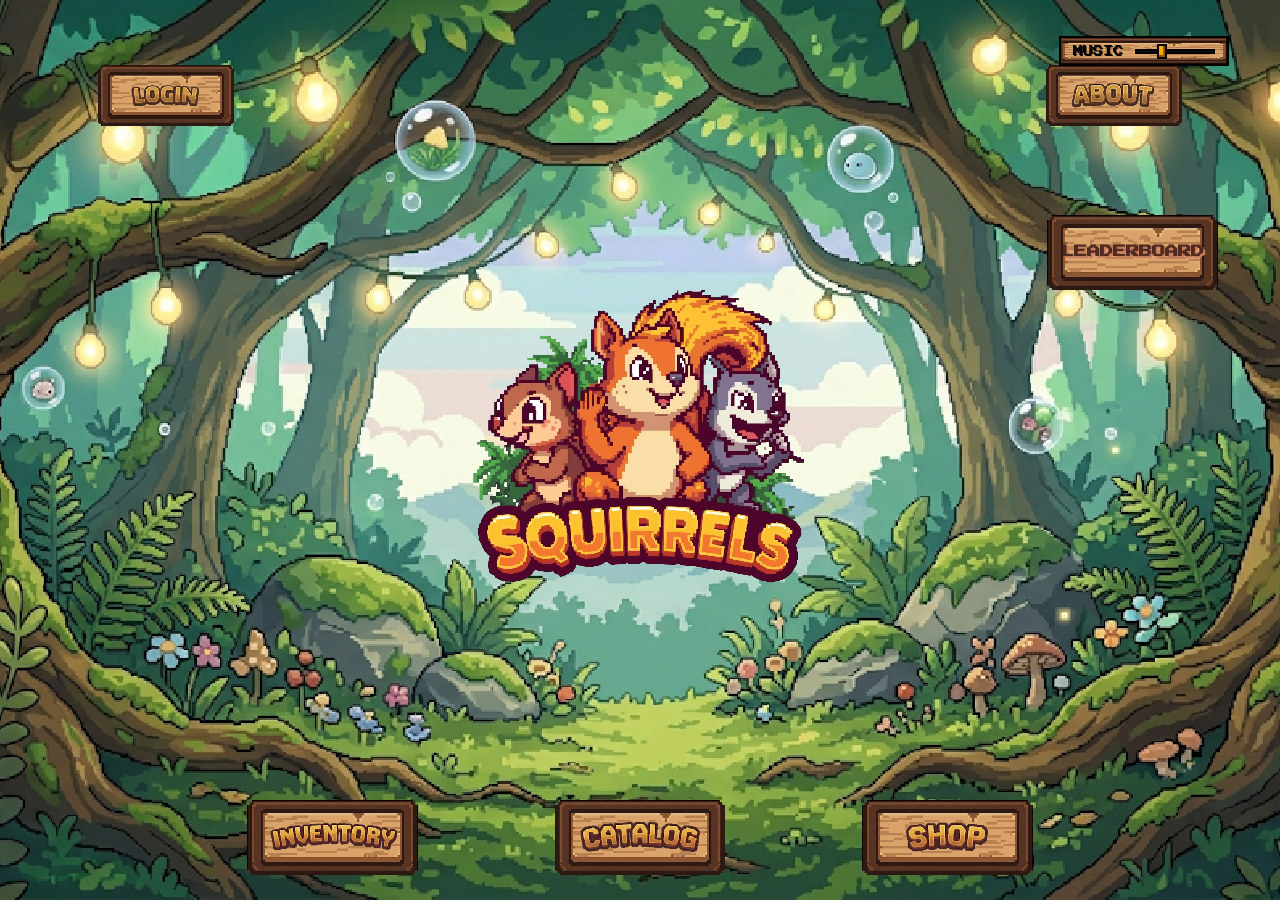
<file: Frontend/index.html>
<!DOCTYPE html>
<html lang="cs">
<head>
    <meta charset="UTF-8">
    <meta name="viewport" content="width=device-width, initial-scale=1.0">
    <title>Squirrels Game</title>
    <link rel="preconnect" href="https://fonts.googleapis.com">
    <link rel="preconnect" href="https://fonts.gstatic.com" crossorigin>
    <link href="https://fonts.googleapis.com/css2?family=Press+Start+2P&display=swap" rel="stylesheet">
    <link rel="stylesheet" href="styles/styles.css">
    <link rel="icon" type="image/png" href="images/nutty.png">
</head>
<body>
    <audio id="bgMusic" src="sounds/perfectly loop.wav" loop></audio>

    <header class="navbar">
        <a href="html/login.html" class="nav-btn" id="loginBtn">
            <img src="images/logintext.png" alt="Login">
        </a>
        <a href="html/index.html" class="nav-btn" id="logoutBtn">
            <img src="images/logouttext.png" alt="Logout">
        </a>
        <a href="html/about.html" class="nav-btn">
            <img src="images/abouttext.png" alt="About">
        </a>
    </header>

    <div class="volume-container">
        <span class="volume-icon">MUSIC</span>
        <input type="range" id="volumeSlider" class="volume-slider" min="0" max="1" step="0.05" value="0.3">
    </div>

    <main class="main-content">
        <div class="main-logo">
            <img src="images/logo.png" alt="Squirrels Logo">
        </div>
        <button id="open-leaderboard-btn" class="lea-btn">LEADERBOARD</button>

        <div id="leaderboard-overlay" class="leaderboard-overlay">
            <div class="leaderboard-content">
                <button id="close-leaderboard-btn" class="close-btn">X</button>
                <h2 class="leaderboard-title">TOP COLLECTORS</h2>
                
                <div class="leaderboard-table-container">
                    <table class="leaderboard-table">
                        <thead>
                            <tr>
                                <th>RANK</th>
                                <th>PLAYER</th>
                                <th>LEGENDARY</th>
                            </tr>
                        </thead>
                        <tbody id="leaderboard-data">
                            
                        </tbody>
                    </table>
                </div>
            </div>
        </div>
    </main>

    <footer class="footer">
    <a href="html/invertory.html" class="foot-btn">
        <img src="images/invtext.png" alt="Inventory">
    </a>
    <a href="html/catalog.html" class="foot-btn">
        <img src="images/catalogtext.png" alt="Catalog">
    </a>
    <a href="html/shop.html" class="foot-btn">
        <img src="images/shoptext.png" alt="Shop">
    </a>
    
</footer>

<script src="js/auth.js"></script> 
<script src="js/index.js"></script>
</body>
</html>
</file>
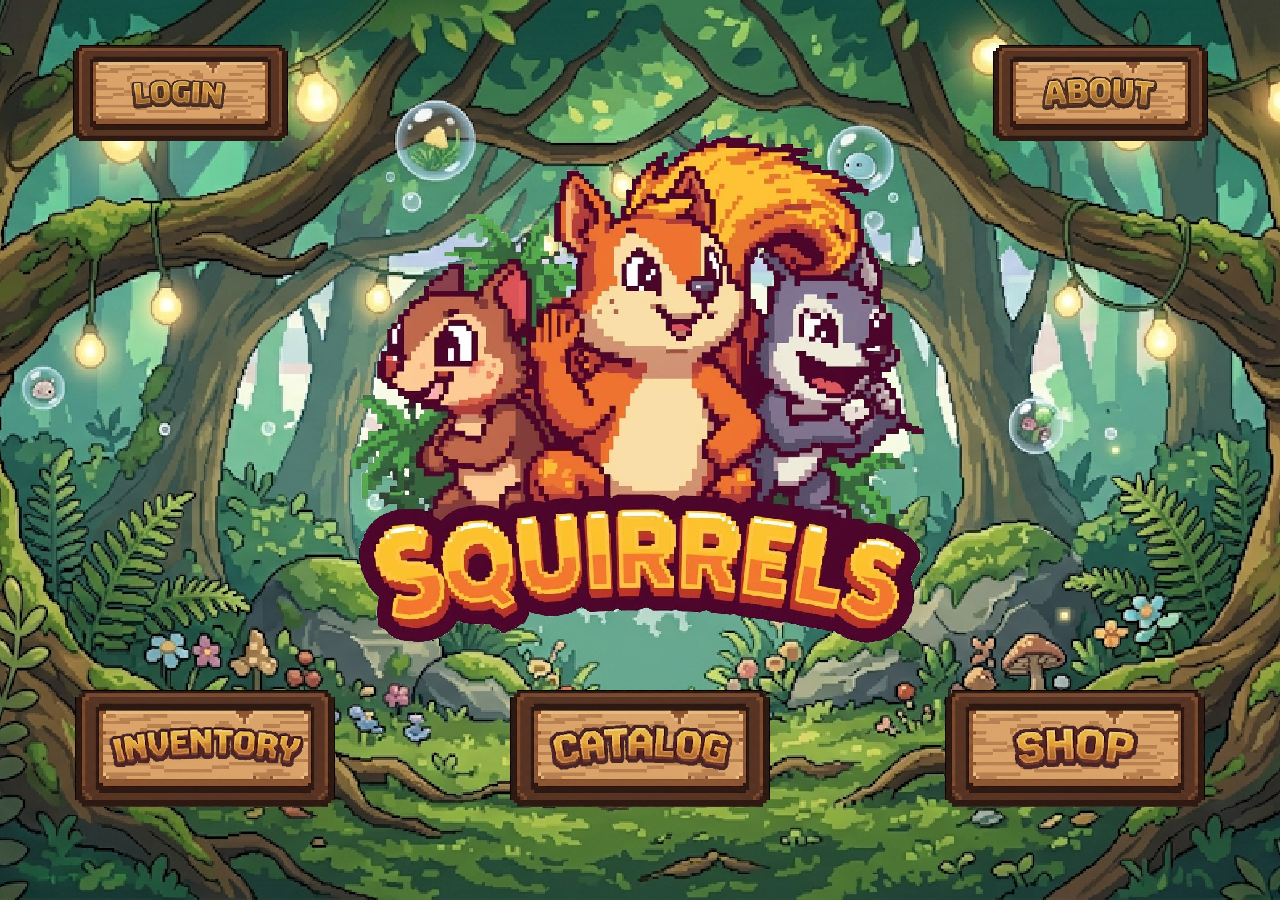
<file: Frontend/frontend/html/index.html>
<!DOCTYPE html>
<html lang="cs">
<head>
    <meta charset="UTF-8">
    <meta name="viewport" content="width=device-width, initial-scale=1.0">
    <title>Squirrels Game</title>
    <link rel="preconnect" href="https://fonts.googleapis.com">
    <link rel="preconnect" href="https://fonts.gstatic.com" crossorigin>
    <link href="https://fonts.googleapis.com/css2?family=Press+Start+2P&display=swap" rel="stylesheet">
    
    <link rel="stylesheet" href="./../styles/styles.css">
</head>
<body>

    <header class="navbar">
        <a href=# class="nav-btn">
            <img src="./../images/logintext.png" alt="Login">
        </a>
        <a href="./../html/about.html" class="nav-btn">
            <img src="./../images/abouttext.png" alt="About">
        </a>
    </header>

    <main class="main-content">
        <div class="main-logo">
            <img src="./../images/logo.png" alt="Squirrels Logo">
        </div>
    </main>

    <footer class="footer">
    <a href="./../html/invertory.html" class="foot-btn">
        <img src="./../images/invtext.png" alt="Inventory">
    </a>
    <a href="./../html/catalog.html" class="foot-btn">
        <img src="./../images/catalogtext.png" alt="Catalog">
    </a>
    <a href="./../html/shop.html" class="foot-btn">
        <img src="./../images/shoptext.png" alt="Shop">
    </a>
</footer>

</body>
</html>
</file>
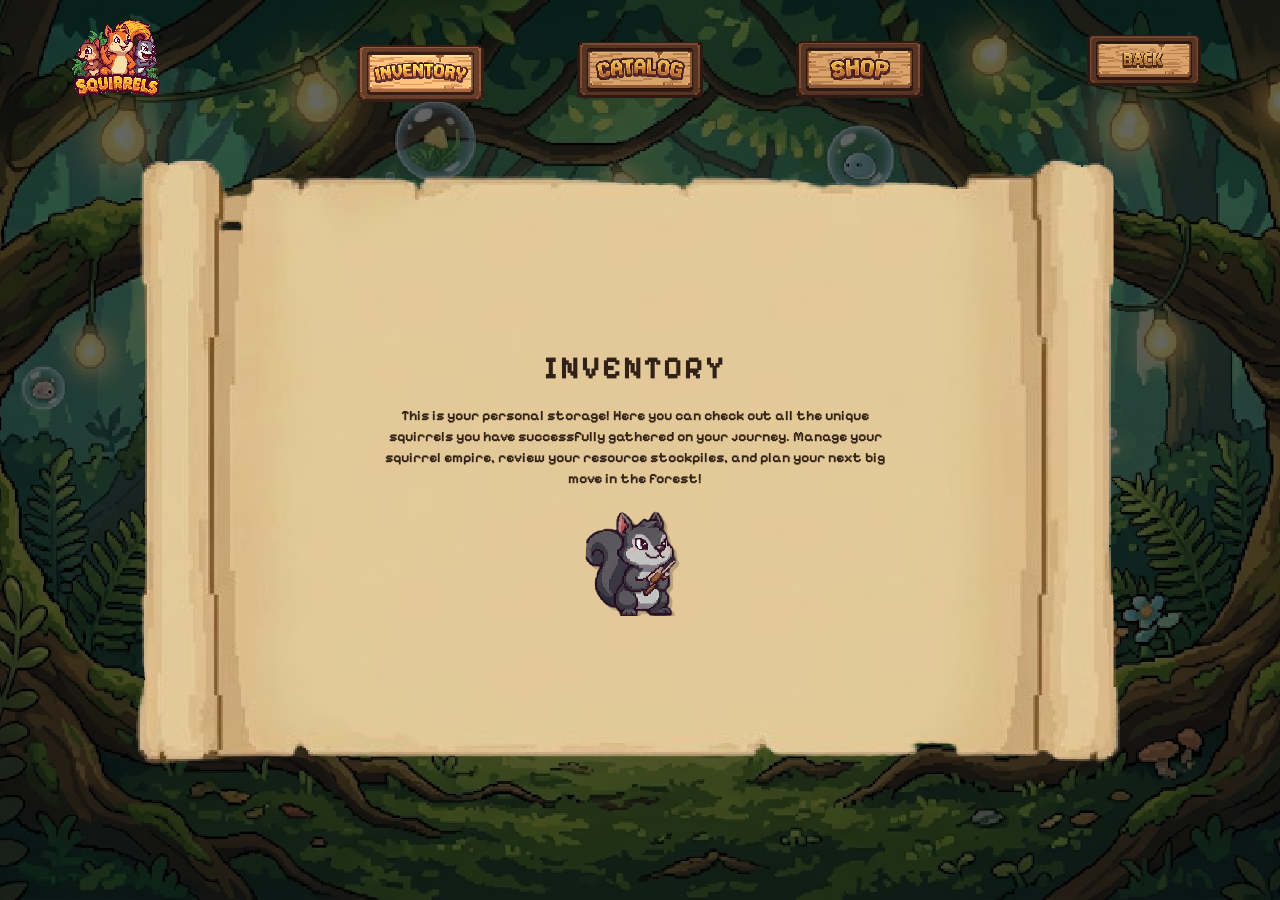
<file: Frontend/html/about.html>
<!DOCTYPE html>
<html lang="cs">
<head>
    <meta charset="UTF-8">
    <meta name="viewport" content="width=device-width, initial-scale=1.0">
    <title>Squirrels Game - About</title>
    <link rel="preconnect" href="https://fonts.googleapis.com">
    <link rel="preconnect" href="https://fonts.gstatic.com" crossorigin>
    <link href="https://fonts.googleapis.com/css2?family=Pixelify+Sans:wght@400..700&display=swap" rel="stylesheet">
    <link rel="icon" type="image/png" href="../images/gamer.png">
    <link rel="stylesheet" href="../styles/login.css">
    <link rel="stylesheet" href="../styles/about.css">
</head>
<body>
    <audio id="bgMusic" src="../sounds/perfectly loop.wav" loop></audio>

    <header class="about-header">
        <a href="../index.html" class="mini-logo">
            <img src="../images/logo.png" alt="Squirrels Mini Logo">
        </a>
        <a href="../index.html" class="nav-btn">
            <img src="../images/backtext.png" alt="Back">
        </a>
    </header>

    <main class="about-container about-main">
        <div class="about-tabs">
            <button class="tab-btn active" data-section="inventory">
                <img src="../images/invtext.png" alt="Inventory">
            </button>
            <button class="tab-btn" data-section="catalog">
                <img src="../images/catalogtext.png" alt="Catalog">
            </button>
            <button class="tab-btn" data-section="shop">
                <img src="../images/shoptext.png" alt="Shop">
            </button>
        </div>
        <div class="about-board">
            <div class="pixel-decor bubbles-left"><img src="../images/blizzard.png" alt="Veverka vlevo"></div>
            <div class="pixel-decor bubbles-right"></div>
            <div class="pixel-decor acorn-left"></div>
            <div class="pixel-decor acorn-right"><img src="../images/chef.png" alt="Veverka vpravo"></div>
            <div class="scroll-paper">
                <div class="about-text-container" id="aboutContent">
                    <h2>INVENTORY</h2>
                    <p>This is your personal storage! Here you can check out all the unique squirrels you have successfully gathered on your journey. Manage your squirrel empire, review your resource stockpiles, and plan your next big move in the forest!</p>
                    <img id="aboutSectionImage" src="../images/rogue.png" alt="Section Icon">
                    </div>
                </div>
            </div>  
        </div>
    </main>

    <script src="../js/about.js"></script>
</body>
</html>
</file>
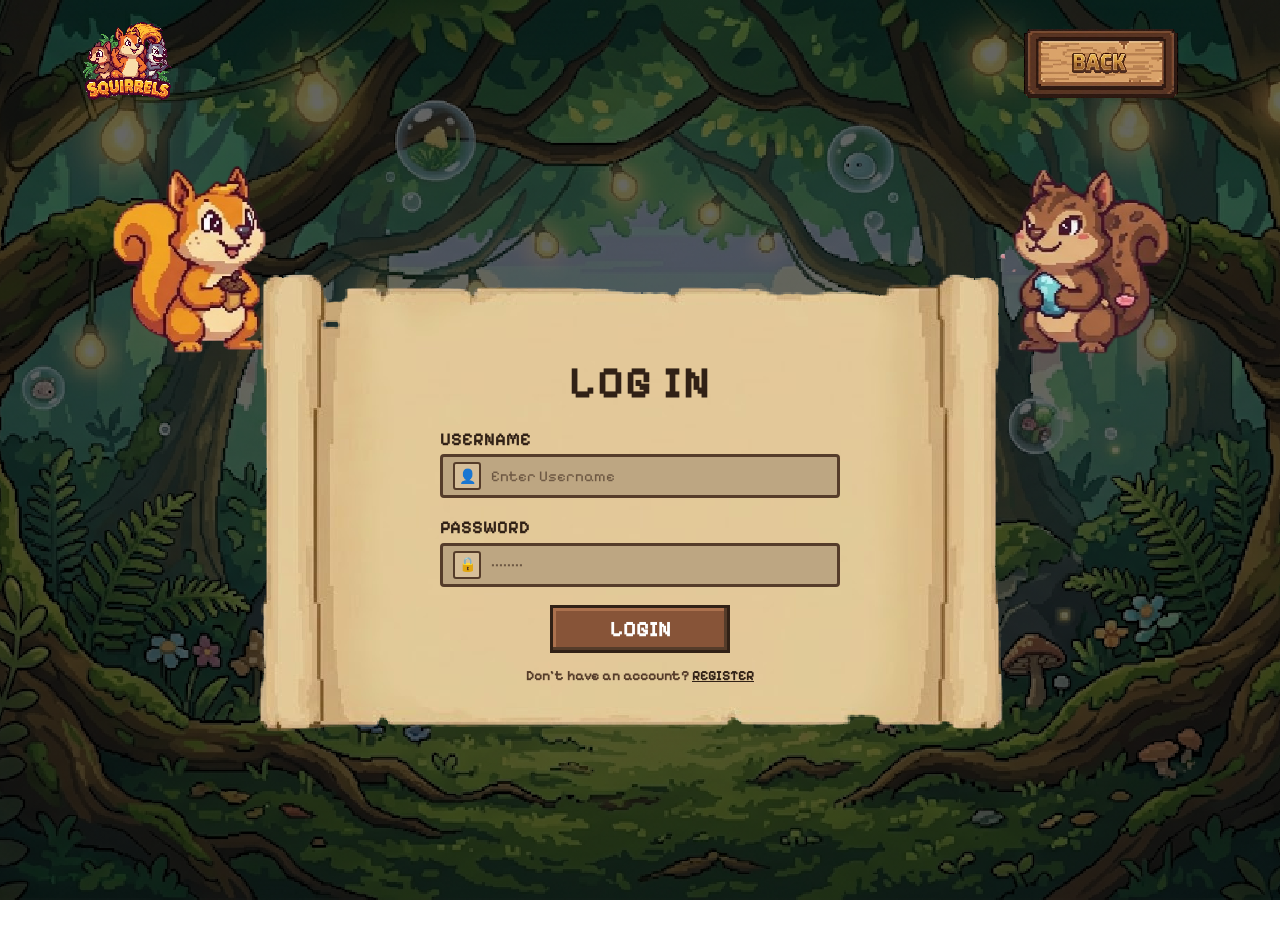
<file: Frontend/html/login.html>
<!DOCTYPE html>
<html lang="cs">
<head>
    <meta charset="UTF-8">
    <meta name="viewport" content="width=device-width, initial-scale=1.0">
    <title>Squirrels Game - Login</title>
    <link rel="preconnect" href="https://fonts.googleapis.com">
    <link rel="preconnect" href="https://fonts.gstatic.com" crossorigin>
    <link href="https://fonts.googleapis.com/css2?family=Pixelify+Sans:wght@400..700&display=swap" rel="stylesheet">
    <link rel="icon" type="image/png" href="../images/gamer.png">
    <link rel="stylesheet" href="../styles/login.css">
</head>
<body>
    <audio id="bgMusic" src="../sounds/perfectly loop.wav" loop></audio>

    <header class="login-header">
        <a href="../index.html" class="mini-logo">
            <img src="../images/logo.png" alt="Squirrels Mini Logo">
        </a>
        <a href="../index.html" class="nav-btn">
            <img src="../images/backtext.png" alt="Back">
        </a>
    </header>

    <main class="login-container">
        <div class="login-board">
            <div class="pixel-decor bubbles-left" ><img src="../images/nutty.png" alt="Squirrels Mini Logo"></div>
            <div class="pixel-decor bubbles-right"></div>
            <div class="pixel-decor acorn-left"></div>
            <div class="pixel-decor acorn-right"><img src="../images/gamer.png" alt="Squirrels Mini Logo"></div>
            <div class="scroll-paper">
                <h1 class="login-title">LOG IN</h1>
                <form class="login-form" id="loginForm">
                    <div class="input-group">
                        <label for="username">USERNAME</label>
                        <div class="input-field">
                            <div class="input-icon icon-user">👤</div>
                            <input type="text" id="username" placeholder="Enter Username" required>
                        </div>
                    </div>
                    <div class="input-group">
                        <label for="password">PASSWORD</label>
                        <div class="input-field">
                            <div class="input-icon icon-password">🔒</div>
                            <input type="password" id="password" placeholder="••••••••" required>
                        </div>
                    </div>

                    <button type="submit" class="login-submit-btn" id="loginButton">LOGIN</button>
                    <p id="message"></p>
                </form>
                <div class="login-footer-links">
                    <a href="../html/register.html" class="signup-link">Don't have an account? <span>REGISTER</span></a>
                </div>
            </div>
        </div>
        <div id="custom-alert" class="alert-hidden">
            <div class="alert-content">
                <p id="alert-message"></p>
            </div>
        </div>
    </main>

    <script src="../js/auth.js"></script>
    <script src="../js/login.js"></script>
</body>
</html>
</file>
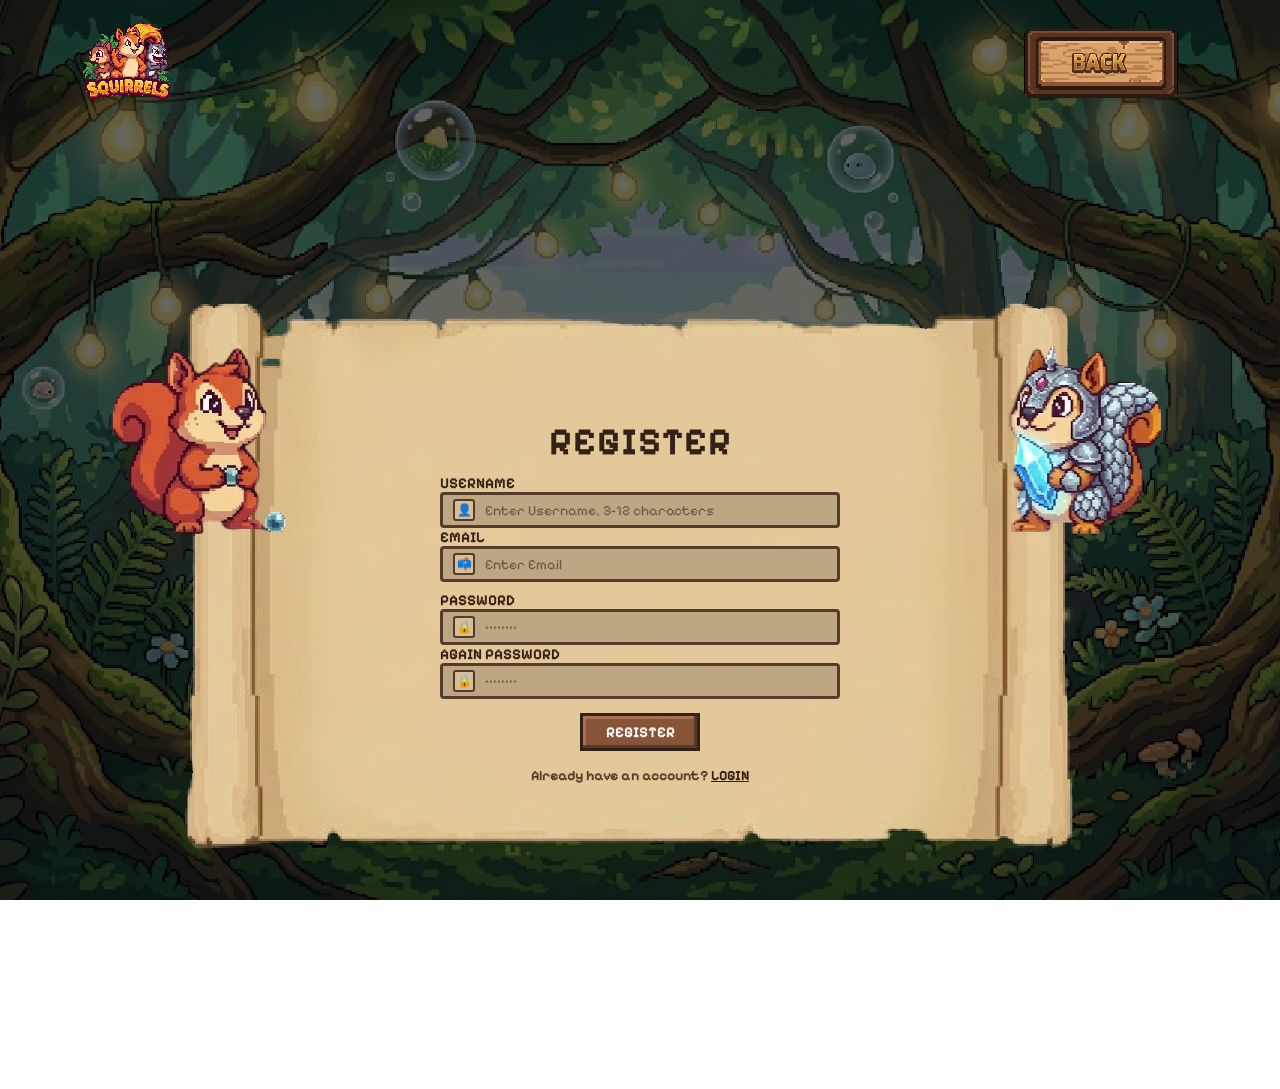
<file: Frontend/html/register.html>
<!DOCTYPE html>
<html lang="cs">
<head>
    <meta charset="UTF-8">
    <meta name="viewport" content="width=device-width, initial-scale=1.0">
    <title>Squirrels Game - Register</title>
    <link rel="preconnect" href="https://fonts.googleapis.com">
    <link rel="preconnect" href="https://fonts.gstatic.com" crossorigin>
    <link href="https://fonts.googleapis.com/css2?family=Pixelify+Sans:wght@400..700&display=swap" rel="stylesheet">
    <link rel="icon" type="image/png" href="./../images/rogue.png">
    <link rel="stylesheet" href="./../styles/register.css">
</head>
<body>
    <audio id="bgMusic" src="../sounds/perfectly loop.wav" loop></audio>

    <header class="register-header">
        <a href="../index.html" class="mini-logo">
            <img src="../images/logo.png" alt="Squirrels Mini Logo">
        </a>
        <a href="../index.html" class="nav-btn">
            <img src="../images/backtext.png" alt="Back">
        </a>
    </header>

    <main class="register-container">
        <div class="register-board">
            <div class="pixel-decor bubbles-left" ><img src="../images/bubbles.png" alt="Squirrels Mini Logo"></div>
            <div class="pixel-decor bubbles-right"></div>
            <div class="pixel-decor acorn-left"></div>
            <div class="pixel-decor acorn-right"><img src="../images/knight.png" alt="Squirrels Mini Logo"></div>
            <div class="scroll-paper">
                <h1 class="register-title">REGISTER</h1>
                <form class="register-form" id="registerForm">
                    <div class="input-group">
                        <label for="username">USERNAME</label>
                        <div class="input-field">
                            <div class="input-icon icon-user">👤</div>
                            <input type="text" id="username" placeholder="Enter Username, 3-12 characters" required>
                        </div>
                        <label for="email">EMAIL</label>
                        <div class="input-field">
                            <div class="input-icon icon-email">📫</div>
                            <input type="email" id="email" placeholder="Enter Email" required>
                        </div>
                    </div>
                    <div class="input-group">
                        <label for="password">PASSWORD</label>
                        <div class="input-field">
                            <div class="input-icon icon-password">🔒</div>
                            <input type="password" id="password" placeholder="••••••••" required>
                        </div>
                        <label for="password">AGAIN PASSWORD</label>
                        <div class="input-field">
                            <div class="input-icon icon-password">🔒</div>
                            <input type="password" id="password-again" placeholder="••••••••" required>
                        </div>
                    </div>
                    <button type="submit" class="register-submit-btn" id="RegisterButton">REGISTER</button>
                    <p id="message"></p>
                </form>
                <div class="register-footer-links">
                    <a href="./../html/login.html" class="signup-link">Already have an account? <span>LOGIN</span></a>
                </div>
            </div>
        </div>
    </main>
    <div id="custom-alert" class="alert-hidden">
        <div class="alert-content">
            <p id="alert-message"></p>
        </div>
    </div>

    <script src="../js/auth.js"></script>
    <script src="../js/register.js"></script>
</body>
</html>
</file>
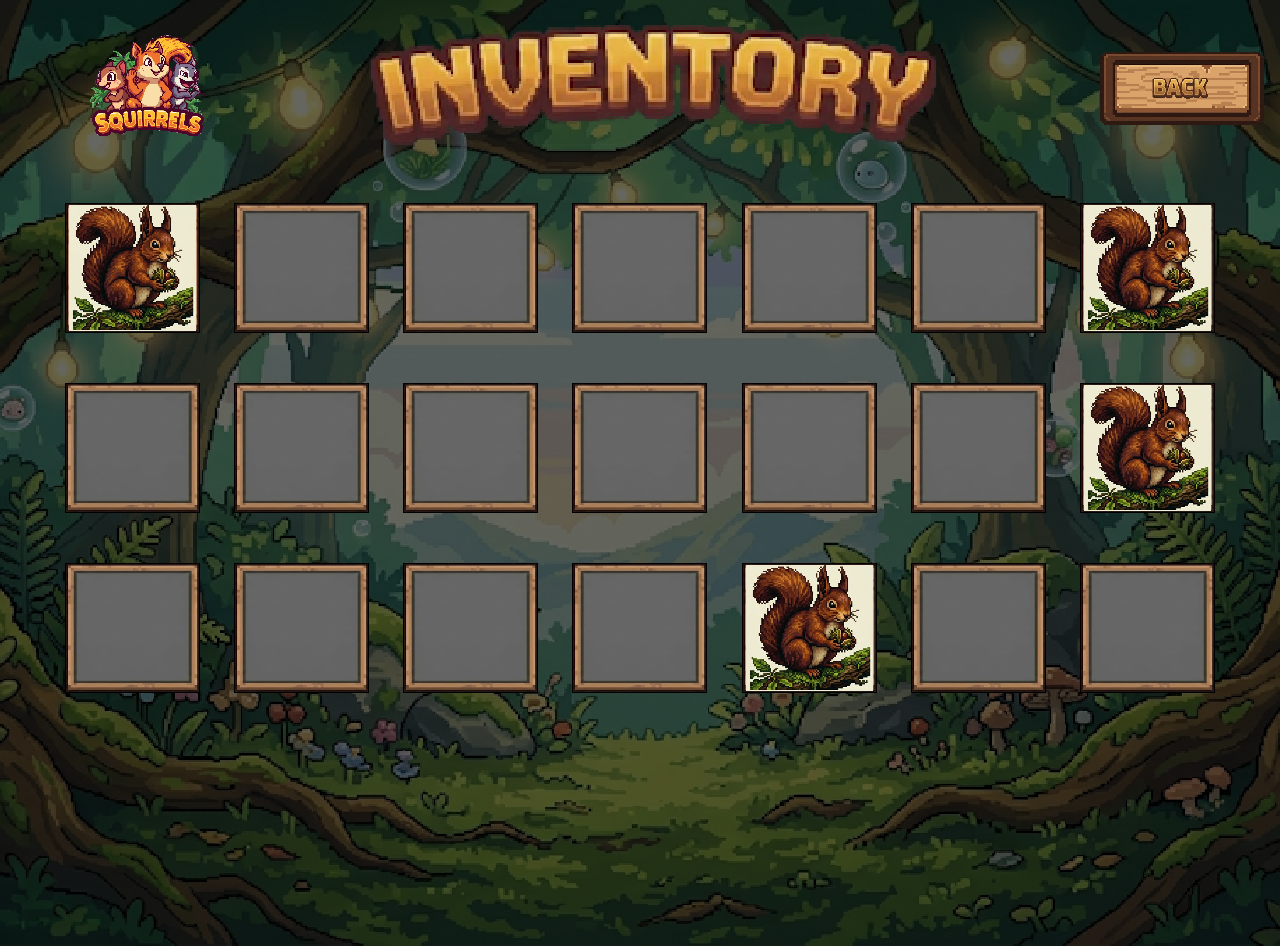
<file: Frontend/frontend/html/invertory.html>
<!DOCTYPE html>
<html lang="cs">
<head>
    <meta charset="UTF-8">
    <meta name="viewport" content="width=device-width, initial-scale=1.0">
    <title>Squirrels Game - Inventory</title>
    <link rel="stylesheet" href="./../styles/invertory.css">
</head>
<body>

    <header class="inventory-header">
        <a href="./../html/index.html" class="mini-logo">
            <img src="./../images/logo.png" alt="Squirrels Mini Logo">
        </a>

        <div class="page-title">
            <img src="./../images/invtext.png" alt="Inventory">
        </div>

        <a href="./../html/index.html" class="nav-btn">
            <img src="./../images/backtext.png" alt="Back">
        </a>
    </header>

    <main class="inventory-container">
        <div class="inventory-grid">
            <div class="item-slot"><img src="./../images/veverka.png" alt="Veverka"></div>
            <div class="item-slot"></div>
            <div class="item-slot"></div>
            <div class="item-slot"></div>
            <div class="item-slot"></div>
            <div class="item-slot"></div>

            <div class="item-slot"><img src="./../images/veverka.png" alt="Veverka"></div>
            <div class="item-slot"></div>
            <div class="item-slot"></div>
            <div class="item-slot"></div>
            <div class="item-slot"></div>
            <div class="item-slot"></div>

            <div class="item-slot"></div>
            <div class="item-slot"><img src="./../images/veverka.png" alt="Veverka"></div>
            <div class="item-slot"></div>
            <div class="item-slot"></div>
            <div class="item-slot"></div>
            <div class="item-slot"></div>

            <div class="item-slot"><img src="./../images/veverka.png" alt="Veverka"></div>
            <div class="item-slot"></div>
            <div class="item-slot"></div>


        </div>
    </main>

</body>
</html>
</file>
<file: Frontend/styles/styles.css>
* {
    margin: 0;
    padding: 0;
    box-sizing: border-box;
}

html, body {
    width: 100%;
    height: 100%;
    overflow: hidden; 
    user-select: none;
    font-family: 'Press Start 2P', monospace;
}

html, body, img {
    image-rendering: pixelated !important;
    image-rendering: crisp-edges !important;
}

body img {
    image-rendering: pixelated;
    image-rendering: crisp-edges;
}

body {
    display: flex;
    flex-direction: column;
    justify-content: space-between;
    height: 100vh;
    width: 100vw;
    background: url('../images/background.png') no-repeat center center/cover;
    padding: 4vh 4vw;
    position: relative;
}

.navbar {
    width: 100%;
    display: flex;
    justify-content: space-between; 
    z-index: 10;
}

.navbar .nav-btn:last-child {
    margin-left: auto;
}

.nav-btn, .foot-btn {
    display: flex;
    justify-content: center;
    align-items: center;
    text-decoration: none;
    color: #63372C;
    text-shadow: 2px 2px 0px #C97D60; 
    font-weight: bold;
    text-align: center;
    transition: transform 0.15s ease;
    image-rendering: pixelated; 
    margin: 0;
}

.nav-btn {
    height: auto;
    width: 18vw;
    margin-bottom: -5vh;
    min-width: 160px;
    aspect-ratio: 360 / 185;
    background: url('../images/button.png') no-repeat center center/contain;
    font-size: 1.2vw;
}

.nav-btn img {
    width: 45%; 
    height: auto;
    object-fit: contain; 
    display: block;
}

.main-content {
    flex: 1;
    display: flex;
    justify-content: center;
    align-items: center;
}

.main-logo {
    height: auto;
    width: 42vw;
    min-width: 280px;
    display: flex;
    justify-content: center;
    align-items: center;
}

.main-logo img {
    width: 45vw;
    height: auto;
    display: block;
}

.footer {
    width: 100%;
    margin-bottom: -5vh;
    display: flex;
    justify-content: center; 
    gap: 3vw;
    z-index: 10;
}

.foot-btn {
    height: auto;
    width: 21vw;
    min-width: 180px;
    aspect-ratio: 420 / 225;
    background: url('../images/button.png') no-repeat center center / 100% 100%;
}

.foot-btn img {
    width: 50%; 
    height: auto;
    object-fit: contain; 
    display: block;
}

.nav-btn:hover, .foot-btn:hover {
    transform: scale(1.05);
}

.volume-container {
    position: absolute;
    top: 4vh;
    right: 4vw;
    display: flex;
    align-items: center;
    gap: 12px;
    z-index: 9999;
    background: url('../images/button.png') no-repeat center center / 190% 190%;
    border: 2px solid #000000;  
    padding: 8px 12px;
    box-shadow: inset -1px -1px 0px #150a06, inset 1px 1px 0px #4d2d1f;
      
}

.volume-icon {
    font-size: 10px;
    color: #000000; 
    text-shadow: 1px 1px 0px #000;
    user-select: none;
}

.volume-slider {
    -webkit-appearance: none;
    appearance: none;
    width: 80px;
    height: 5px;
    background: #150a06; 
    border: 2px solid #000;
    outline: none;
}

.volume-slider:hover {
    transform: scale(1.1);
}

.volume-slider::-webkit-slider-thumb {
    -webkit-appearance: none;
    appearance: none;
    width: 10px;
    height: 15px;
    background: #ffaa00; 
    border: 2px solid #000;
    cursor: pointer;
    box-shadow: inset -2px -2px 0px #995500;
}

.lea-btn {
    position: absolute;
    top: 20vh;
    left: 78vw;
    height: auto;
    width: 21vw;
    min-width: 180px;
    aspect-ratio: 420 / 225;
    background: url('../images/button.png') no-repeat center center / 100% 100%;
    color: #4e2a21;
    text-shadow: 2px 2px 0px #C97D60; 
    font-weight: bold;
    text-align: center;
    font-family: 'Press Start 2P', monospace;
    border: none;
    outline: none;
    background-color: transparent; 
    cursor: pointer; 
}

.lea-btn:hover {
    transition: transform 0.15s ease;
    transform: scale(1.05);
}

.leaderboard-overlay {
    position: fixed;
    top: 0;
    left: 0;
    width: 100vw;
    height: 100vh;
    background: rgba(0, 0, 0, 0.8);
    display: flex;
    justify-content: center;
    align-items: center;
    z-index: 10000;
    opacity: 0;
    pointer-events: none;
    transition: opacity 0.2s ease;
}

.leaderboard-overlay.active {
    opacity: 1;
    pointer-events: all;
}

.leaderboard-content {
    background: #eedcb5;
    border: 0.5vh solid #5c3a21;
    width: 50vw;
    max-width: 600px;
    height: 70vh;
    padding: 4vh 2vw;
    position: relative;
    display: flex;
    flex-direction: column;
    align-items: center;
}

.leaderboard-title {
    text-align: center;
    color: #5c3a21;
    font-size: 4.5vh;
    margin-bottom: 3vh;
    font-family: 'Press Start 2P', monospace;

}

.close-btn {
    position: absolute;
    top: 1.5vh;
    right: 1.5vw;
    background: #bc2a1d;
    color: #fff;
    border: 0.2vh solid #000;
    box-shadow: -0.2vh 0 #000, 0.2vh 0 #000, 0 -0.2vh #000, 0 0.2vh #000;
    font-size: 2vh;
    width: 4vh;
    height: 4vh;
    cursor: pointer;
    font-weight: bold;
    display: flex;
    justify-content: center;
    align-items: center;
}

.close-btn:active {
    transform: translateY(0.2vh);
    box-shadow: none;
}

.leaderboard-table-container {
    width: 100%;
    flex-grow: 1;
    overflow-y: auto;
    padding-right: 0.5vw;
}

.leaderboard-table {
    width: 100%;
    border-collapse: collapse;
    font-size: 2.2vh;
    color: #3d210a;
    
}

.leaderboard-table th {
    background: #5c3a21;
    color: #eedcb5;
    padding: 1.2vh 1vw;
    text-align: left;
    position: sticky;
    top: 0;
}

.leaderboard-table td {
    padding: 1.2vh 1vw;
    border-bottom: 0.2vh solid #dbcaa1;
}

.leaderboard-table tbody tr:nth-child(even) {
    background: #f4eccf;
}

.leaderboard-table tbody tr.rank-1 { color: #cd7f32; font-weight: 900; }
.leaderboard-table tbody tr.rank-2 { color: #828483; font-weight: 900; }
.leaderboard-table tbody tr.rank-3 { color: #8b5a2b; font-weight: 900; }

.pixel-glow-row {
  border: solid 2px orange;
}

@media (max-width: 1100px) {
    .nav-btn {
        width: 22vw;
        font-size: 14px;
    }
    .main-logo {
        width: 50vw;
    }
    .foot-btn {
        width: 25vw;
    }

    .lea-btn {
        left: 75vw;
        font-size: 0.6rem;
    }
}

@media (max-width: 1000px) {
    .leaderboard-content {
        width: 90vw;
        height: 80vh;
        padding: 6vh 4vw 3vh 4vw;
    }
    .leaderboard-title {
        font-size: 3.5vh;
    }
    .leaderboard-table {
        font-size: 2vh;
    }
    .leaderboard-table th {
        font-size: 0.8rem;
    }
    .close-btn {
        top: 1vh;
        right: 2vw;
    }
    .lea-btn {
        top: auto;
        left: 70vw;
        width: 30vw;
        min-width: 140px;
        font-size: 0.4rem;
    }
}

@media (max-width: 768px) {
    body {
        overflow-y: auto;
        padding: 2vh 2vw;
    }
    
    .navbar {
        gap: 10px;
    }

    .nav-btn {
        width: 38vw;
        min-width: 110px;
    }

    .main-logo {
        width: 65vw;
        margin: 20px 0;
    }

    .footer {
        flex-wrap: wrap;
        gap: 15px;
        margin-bottom: 25%;
    }

    .foot-btn {
        width: 50vw;
        min-width: 140px;
    }
    
    .volume-container {
        display: none;
    }

    
}
</file>
<file: Frontend/frontend/styles/styles.css>
body {
    animation: pixelSlideLoad 1s steps(4) forwards;
    position: relative;
}

@keyframes pixelSlideLoad {
    0% {
        opacity: 0;
        transform: translateY(-40px);
        filter: brightness(60%);
    }
    33% {
        opacity: 0.5;
        transform: translateY(-25px);
    }
    66% {
        opacity: 0.8;
        transform: translateY(-10px);
    }
    100% {
        opacity: 1;
        transform: translateY(0);
        filter: brightness(100%);
    }
}

html, body, img {
    image-rendering: pixelated !important;
    image-rendering: crisp-edges !important;
}

body img {
    image-rendering: pixelated;
    image-rendering: crisp-edges;
}

* {
    margin: 0;
    padding: 0;
    box-sizing: border-box;
}

body {
    display: flex;
    flex-direction: column;
    min-height: 100vh;
    background: url('./../images/background.png') no-repeat center center/cover;
    font-family: 'Press Start 2P', monospace;    
    overflow-x: hidden;
}

.navbar {
    width: 100%;
    display: flex;
    justify-content: space-between; 
    
    position: absolute; 
    top: 0;
    left: 0;
    z-index: 10;
}

.main-content {
    flex: 1;
    display: flex;
    justify-content: center;
    align-items: center;
    padding-bottom: 120px;
}

.main-logo {
    width: 1000px; 
    max-width: 100%;
}

.main-logo img {
    width: 100%;
    height: auto;
    display: block;
}

.footer {
    position: absolute;
    bottom: 0;
    left: 0;
    width: 100%;
    display: flex;
    justify-content: center; 
    gap: 25px; 
    padding-bottom: 40px; 
    z-index: 10;
}

.nav-btn, .foot-btn {
    display: flex;
    justify-content: center;
    align-items: center;
    background: url('./../images/button.png') no-repeat center center/contain;
    text-decoration: none;
    color: #63372C;
    text-shadow: 2px 2px 0px #C97D60; 
    font-weight: bold;
    text-align: center;
    transition: transform 0.15s ease;
    
    image-rendering: pixelated; 
    margin: 0;
}


.nav-btn {
    width: 360px; 
    height: 185px;
    font-size: 24px;
}

.nav-btn img {
    width: 40%; 
    height: auto;
    object-fit: contain; 
    display: block;
    image-rendering: pixelated;
}

.foot-btn {
    display: flex;
    justify-content: center;
    align-items: center;
    
    width: 420px; 
    height: 225px;  
    
    background: url('./../images/button.png') no-repeat center center / 100% 100%;
    text-decoration: none;
    
}

.foot-btn img {
    width: 50%; 
    height: auto;
    object-fit: contain; 
    display: block;
    image-rendering: pixelated;
}



.nav-btn:hover, .foot-btn:hover {
    transform: scale(1.05);
}
</file>
<file: Frontend/styles/login.css>
* {
    box-sizing: border-box;
    margin: 0;
    padding: 0;
    image-rendering: pixelated !important;
    image-rendering: crisp-edges !important;
    user-select: none; 
}

html, body {
    width: 100%;
    height: 100%;
    overflow: hidden;
}

body {
    display: flex;
    flex-direction: column;
    height: 100vh;
    width: 100vw;
    font-family: "Pixelify Sans", sans-serif;
    font-optical-sizing: auto;
    font-weight: 800;
    font-style: normal;
    background: linear-gradient(rgba(0, 0, 0, 0.6), rgba(0, 0, 0, 0.6)), url('../images/background.png') no-repeat center center/cover;
}

html, body, img, .item-slot, .back-btn {
    image-rendering: pixelated !important;
    image-rendering: crisp-edges !important;
}

.login-header {
    width: 100%;
    display: flex;
    justify-content: space-between;
    align-items: center;
    padding: 2vh 4vw;
    height: 14vh;
}

.mini-logo { 
    width: 12vw; 
    min-width: 120px;
}

.mini-logo img { 
    width: 100%; 
    height: auto; 
}

.nav-btn {
    display: flex;
    justify-content: center;
    align-items: center;
    background: url('../images/button.png') no-repeat center center/contain;
    width: 20vw; 
    min-width: 140px;
    aspect-ratio: 360 / 185;
    transition: transform 0.15s ease;
}

.nav-btn:hover { 
    transform: scale(1.05); 
}

.nav-btn img { 
    width: 40%; 
    height: auto; 
}

.login-container {
    flex: 1;
    display: flex;
    justify-content: center;
    align-items: center;
    padding-bottom: 2vh;
}

.login-board {
    position: relative;
    width: 92vw;
    height: 88vh;
    background: linear-gradient(rgba(0, 0, 0, 0), rgba(0, 0, 0, 0)), url('../images/paper.png') no-repeat center center/cover;
    display: flex;
    justify-content: center;
    align-items: center;
    padding: 4vh 4vw;
}

.scroll-paper {
    position: relative;
    width: 100%;
    height: 100%;
    display: flex;
    flex-direction: column;
    align-items: center;
    justify-content: center;
    padding: 2vh 2vw;
}

.login-title {
    font-size: 3.5vw;
    color: #312116;
    margin-bottom: 2vh;
    letter-spacing: 1px;
    text-align: center;
}

.login-form {
    width: 50vw;
    max-width: 400px;
}

.input-group {
    margin-bottom: 2vh;
}

.input-group label {
    display: block;
    font-size: 18px;
    color: #312116;
    margin-bottom: 0.5vh;
}

.input-field {
    display: flex;
    align-items: center;
    background: #bda682; 
    border: 3px solid #553c2a;
    border-radius: 4px;
    height: 44px;
    padding: 0 10px;
}

.input-icon {
    width: 28px;
    height: 28px;
    background: #d6be99;
    border: 2px solid #553c2a;
    border-radius: 3px;
    display: flex;
    justify-content: center;
    align-items: center;
    font-size: 14px;
    margin-right: 10px;
    flex-shrink: 0;
}

.input-field input {
    flex: 1;
    background: none;
    border: none;
    outline: none;
    font-family: inherit;
    font-size: 15px;
    color: #312116;
    font-weight: bold;
}

.input-field input::placeholder {
    color: #6d5843;
    font-weight: normal;
}



.pixel-checkbox-label {
    display: flex;
    align-items: center;
    cursor: pointer;
    font-size: 13px;
    color: #312116;
    user-select: none;
}

.pixel-checkbox-label input {
    position: absolute;
    opacity: 0;
    cursor: pointer;
}

.pixel-checkbox {
    width: 16px;
    height: 16px;
    background: #bda682;
    border: 2px solid #553c2a;
    margin-right: 6px;
    position: relative;
}

.pixel-checkbox-label input:checked ~ .pixel-checkbox::after {
    content: "✓";
    position: absolute;
    top: -4px;
    left: 2px;
    font-size: 14px;
    color: #312116;
    font-weight: bold;
}

.login-submit-btn {
    display: block;
    width: 180px;
    height: 48px;
    margin: 0 auto;
    background: #875438; 
    border: 3px solid #312116;
    color: #ffffff;
    font-family: inherit;
    font-size: 22px;
    font-weight: bold;
    cursor: pointer;
    box-shadow: inset -3px -3px 0px #553c2a, inset 3px 3px 0px #ab714e;
    transition: transform 0.1s ease;
}

.login-submit-btn:hover {
    transform: scale(1.03);
    filter: brightness(1.1);
}

.login-footer-links {
    margin-top: 1vh;
    text-align: center;
}

.forgot-link, .signup-link {
    display: inline-block;
    color: #553c2a;
    text-decoration: none;
    font-size: 14px;
    margin: 5px 0;
}

.signup-link span {
    text-decoration: underline;
    color: #312116;
}

.forgot-link:hover, .signup-link span:hover {
    filter: brightness(1.3);
}

.pixel-decor {
    position: absolute;
    user-select: none;
    pointer-events: none;
}

.pixel-decor img {
    width: 100%;
    height: auto;
}

.acorn-left { 
    left: 4vw; 
    bottom: 4vh; 
    width: 8vw;
    min-width: 60px;
}

.acorn-right { 
    right: 4vw; 
    top: 4vh;      
    transform: scaleX(-1);
    width: 15vw;
    min-width: 60px;
}

.bubbles-left {
    left: 4vw; 
    top: 4vh;
    width: 15vw;
    min-width: 50px;
}

.bubbles-right {
    right: 4vw; 
    bottom: 4vh;
    width: 15vw;
    min-width: 50px;
}

#custom-alert {
    position: fixed;
    top: 0;
    left: 0;
    width: 100%;
    height: 100%;
    background-color: rgba(0, 0, 0, 0.6); 
    display: flex;
    justify-content: center;
    align-items: center;
    z-index: 9999;
    opacity: 0;
    pointer-events: none;
    transition: opacity 0.3s ease; 
}

.alert-content {
    background: #2c1a10; 
    border: 4px solid #da863e; 
    padding: 20px 40px;
    text-align: center;
    box-shadow: 0 8px 0 #150d08;
}

.alert-content p {
    font-family: "Pixelify Sans", sans-serif;
    color: #ffeedd;
    font-size: 24px;
    margin: 0;
}

#custom-alert.alert-show {
    opacity: 1;
    pointer-events: auto;
}

@media (max-width: 1024px) {
    .login-title {
        font-size: 32px;
    }
    .login-board {
        width: 125vw;
        height: auto;
        min-height: 115vh;
        background-size: 100% 100%;
        padding: 3vh 3vw;
    }
    .login-form {
        width: 30vw;
        max-width: 400px;
    }
    
}

@media (max-width: 768px) {
    body {
        overflow-y: auto;
    }
    .login-board {
        width: 125vw;
        height: auto;
        min-height: 105vh;
        background-size: 100% 100%;
        padding: 3vh 3vw;
    }
    
    .login-form {
        width: 30vw;
        max-width: 400px;
    }
    .login-title {
        font-size: 28px;
        margin-top: 2vh;
    }
    .login-submit-btn {
        width: 140px;
        height: 40px;
        font-size: 16px;
    }
    .acorn-left, .acorn-right, .bubbles-left, .bubbles-right {
        display: none;
    }
}
</file>
<file: Frontend/styles/about.css>
* {
    box-sizing: border-box;
    margin: 0;
    padding: 0;
    image-rendering: pixelated !important;
    image-rendering: crisp-edges !important;
    user-select: none; 
}

html, body {
    width: 100%;
    height: 100%;
    overflow: hidden;
}

body {
    display: flex;
    flex-direction: column;
    height: 100vh;
    width: 100vw;
    font-family: "Pixelify Sans", sans-serif;
    font-optical-sizing: auto;
    font-weight: 800;
    font-style: normal;
    background: linear-gradient(rgba(0, 0, 0, 0.6), rgba(0, 0, 0, 0.6)), url('../images/background.png') no-repeat center center/cover;
}

html, body, img, .item-slot, .back-btn {
    image-rendering: pixelated !important;
    image-rendering: crisp-edges !important;
}

.login-header {
    width: 100%;
    display: flex;
    justify-content: space-between;
    align-items: center;
    padding: 1vh 4vw 0 4vw;
    height: 4vh;
}

.mini-logo { 
    width: 12vw;
    min-width: 120px;
}

.mini-logo img { 
    width: 100%; 
    height: auto; 
}

.nav-btn {
    display: flex;
    justify-content: center;
    align-items: center;
    background: url('../images/button.png') no-repeat center center/contain;
    width: 15vw; 
    min-width: 140px;
    aspect-ratio: 360 / 185;
    transition: transform 0.15s ease;
}

.nav-btn:hover { 
    transform: scale(1.05); 
}

.nav-btn img { 
    width: 40%; 
    height: auto; 
}

.login-container {
    flex: 1;
    display: flex;
    justify-content: center;
    align-items: center;
}

.about-main {
    flex-direction: column; 
    justify-content: flex-start; 
    margin-top: -0px;
}

.about-header {
    width: 100%;
    display: flex;
    justify-content: space-between;
    align-items: center;
    padding: 20px 40px;
    height: 120px;
}

.about-container {
    flex: 1;
    display: flex;
    justify-content: center;
    align-items: center;
    padding-bottom: 0px; 
    width: 100%;
    height: auto;
}

.about-board {
    position: relative;
    width: 210vh;
    height: auto;
    display: flex;
    justify-content: center;
    align-items: center;
    overflow: hidden;
}

.about-tabs {
    display: flex;
    justify-content: center;
    gap: 1.5vw;
    width: 50%;
    z-index: 10;
    margin-bottom: -1vh;
    margin-top: -19vh;
}

.tab-btn {
    display: flex;
    justify-content: center;
    align-items: center;
    background: url('./../images/button.png') no-repeat center center/contain;
    width: 20vw;
    min-width: 130px;
    aspect-ratio: 300 / 200;
    border: none;
    cursor: pointer;
    transition: transform 0.15s ease, filter 0.15s ease;
}

.tab-btn:hover {
    transform: scale(1.05);
}

.tab-btn.active {
    filter: brightness(1.2);
    transform: translateY(4px);
}

.tab-btn img {
    width: 50%;
    height: auto;
}

.login-board {
    position: relative;
    width: 92vw;
    height: 65vh;
    display: flex;
    justify-content: center;
    align-items: center;
    padding: 4vh 4vw;
}

.scroll-paper {
    position: relative;
    width: 100%;
    height: 80vh;
    display: flex;
    flex-direction: column;
    align-items: center;
    justify-content: center;
    padding: 2vh 2vw;
    background: linear-gradient(rgba(0, 0, 0, 0), rgba(0, 0, 0, 0)), url('../images/paper.png') no-repeat center center/cover;

}

.about-text-container {
    width: 100%;
    max-width: 40vw;
    text-align: center;
    color: #312116;
    font-family: inherit;
    overflow-y: auto;
    max-height: 48vh;
    padding-right: 10px;
    margin-top: -1vh;
}

.about-text-container h2 {
    font-size: 2.5vw;
    margin-bottom: 2vh;
    letter-spacing: 2px;
}

.about-text-container p {
    font-size: 1.1vw;
    line-height: 1.5;
    font-weight: 700;
}

#aboutSectionImage {
    display: block;
    margin: 2vh auto 0 auto;
    height: 12vh;         
    width: auto;              
    image-rendering: pixelated;
    image-rendering: crisp-edges;
    filter: drop-shadow(3px 3px 0px rgba(0, 0, 0, 0.2));
    animation: pixelFloat 2s steps(4) infinite alternate;
}

@keyframes pixelFloat {
    0% {
        transform: translateY(0);
    }
    100% {
        transform: translateY(-6px);
    }
}

.pixel-decor {
    position: absolute;
    user-select: none;
    pointer-events: none;
}

.pixel-decor img {
    width: 100%;
    height: auto;
}

.acorn-left { 
    left: 4vw; 
    bottom: 4vh; 
    width: 8vw;
    min-width: 60px;
}

.acorn-right { 
    right: 4vw; 
    top: 15vh;      
    transform: scaleX(-1);
    width: 15vw;
    min-width: 60px;
}

.bubbles-left {
    left: 4vw; 
    top: 15vh;
    width: 15vw;
    min-width: 50px;
}

.bubbles-right {
    right: 4vw; 
    bottom: 4vh;
    width: 6vw;
    min-width: 50px;
}

.volume-container {
    position: absolute;
    top: 2vh;
    right: 2vw;
    display: flex;
    align-items: center;
    gap: 12px;
    z-index: 9999;
    background: #2b1810;
    border: 3px solid #000000;
    padding: 6px 12px;
    box-shadow: inset -2px -2px 0px #150a06, inset 2px 2px 0px #4d2d1f;
}

.volume-icon {
    font-family: inherit;
    font-size: 12px;
    color: #ffaa00;
    text-shadow: 2px 2px 0px #000;
    user-select: none;
}

.volume-slider {
    -webkit-appearance: none;
    appearance: none;
    width: 80px;
    height: 6px;
    background: #150a06;
    border: 2px solid #000;
    outline: none;
}

.volume-slider::-webkit-slider-thumb {
    -webkit-appearance: none;
    appearance: none;
    width: 12px;
    height: 16px;
    background: #ffaa00;
    border: 2px solid #000;
    cursor: pointer;
}

@media (max-width: 1024px) {
    .about-text-container h2 {
        font-size: 28px;
    }
    .about-text-container p {
        font-size: 14px;
    }
    .about-tabs {
        margin-bottom: -2vh;
    }
    .tab-btn {
        width: 20vw;
    }
    .scroll-paper {
        height: 70vh;
        width: 90vw;
    }
    #aboutSectionImage {
        display: none;
    }
}

@media (max-width: 768px) {
    body {
        overflow-y: auto;
    }
    .about-main {
        padding-top: 4vh;
    }
    .about-tabs {
        flex-direction: row;
        gap: 10px;
        margin-bottom: 10px;
    }
    .tab-btn {
        width: 48vw;
        height: auto;
        aspect-ratio: 300 / 180;
    }
    .login-board {
        width: 105vw;
        height: auto;
        min-height: 100vh;
        background-size: 100% 100%;
    }
    .about-text-container {
        max-width: 45vw;
        max-height: none;
    }
    .about-text-container h2 {
        font-size: 24px;
    }
    .about-text-container p {
        font-size: 13px;
    }
    .acorn-left, .acorn-right, .bubbles-left, .bubbles-right, .volume-container {
        display: none;
    }
    
    .scroll-paper {
        height: 50vh;
        width: 100vw;
        transform: rotate(90deg);
    }
    .about-text-container {
        transform: rotate(-90deg);
        max-width: none;
        max-height: 120vh;
        width: 30vw;
    }
    .about-text-container h2 {
        font-size: 18px; 
    }
    .about-text-container p {
        font-size: 9px; 
    }
}
</file>
<file: Frontend/styles/register.css>
* {
    box-sizing: border-box;
    margin: 0;
    padding: 0;
    image-rendering: pixelated !important;
    image-rendering: crisp-edges !important;
    user-select: none; 
}

html, body {
    width: 100%;
    height: 100%;
    overflow: hidden;
}

body {
    display: flex;
    flex-direction: column;
    height: 100vh;
    width: 100vw;
    font-family: "Pixelify Sans", sans-serif;
    font-optical-sizing: auto;
    font-weight: 800;
    font-style: normal;
    background: linear-gradient(rgba(0, 0, 0, 0.6), rgba(0, 0, 0, 0.6)), url('../images/background.png') no-repeat center center/cover;
}

html, body, img, .item-slot, .back-btn {
    image-rendering: pixelated !important;
    image-rendering: crisp-edges !important;
}

.register-header {
    width: 100%;
    display: flex;
    justify-content: space-between;
    align-items: center;
    padding: 2vh 4vw;
    height: 14vh;
}

.mini-logo { 
    width: 12vw; 
    min-width: 120px;
}

.mini-logo img { 
    width: 100%; 
    height: auto; 
}

.nav-btn {
    display: flex;
    justify-content: center;
    align-items: center;
    background: url('../images/button.png') no-repeat center center/contain;
    width: 20vw; 
    min-width: 140px;
    aspect-ratio: 360 / 185;
    transition: transform 0.15s ease;
}

.nav-btn:hover { 
    transform: scale(1.05); 
}

.nav-btn img { 
    width: 40%; 
    height: auto; 
}

.register-container {
    flex: 1;
    display: flex;
    justify-content: center;
    align-items: center;
    padding-bottom: 2vh;
}

.register-board {
    position: relative;
    width: 92vw;
    height: 105vh;
    min-height: 105vh;
    background: linear-gradient(rgba(0, 0, 0, 0), rgba(0, 0, 0, 0)), url('../images/paper.png') no-repeat center center/cover;
    display: flex;
    justify-content: center;
    align-items: center;
    padding: 2vh 4vw;
    margin: auto 0;
}

.scroll-paper {
    position: relative;
    width: 100%;
    height: 100%;
    display: flex;
    flex-direction: column;
    align-items: center;
    justify-content: center;
    padding: 1vh 2vw;
}

.scroll-paper p {
    text-align: center;
}

.register-title {
    font-size: 3vw;
    color: #312116;
    margin-bottom: 1vh;
    letter-spacing: 1px;
    text-align: center;
    margin-top: 7vh;
}

.register-form {
    width: 50vw;
    max-width: 400px;
}

.input-group {
    margin-bottom: 1vh;
}

.input-group label {
    display: block;
    font-size: 15px;
    color: #312116;
}

.input-field {
    display: flex;
    align-items: center;
    background: #bda682; 
    border: 3px solid #553c2a;
    border-radius: 4px;
    height: 36px;
    padding: 0 10px;
}

.input-icon {
    width: 22px;
    height: 22px;
    background: #d6be99;
    border: 2px solid #553c2a;
    border-radius: 3px;
    display: flex;
    justify-content: center;
    align-items: center;
    font-size: 12px;
    margin-right: 10px;
    flex-shrink: 0;
}

.input-field input {
    flex: 1;
    background: none;
    border: none;
    outline: none;
    font-family: inherit;
    font-size: 14px;
    color: #312116;
    font-weight: bold;
}

.input-field input::placeholder {
    color: #6d5843;
    font-weight: normal;
}

.pixel-checkbox-label {
    display: flex;
    align-items: center;
    cursor: pointer;
    font-size: 13px;
    color: #312116;
    user-select: none;
}

.pixel-checkbox-label input {
    position: absolute;
    opacity: 0;
    cursor: pointer;
}

.pixel-checkbox {
    width: 16px;
    height: 16px;
    background: #bda682;
    border: 2px solid #553c2a;
    margin-right: 6px;
    position: relative;
}
.pixel-checkbox-label input:checked ~ .pixel-checkbox::after {
    content: "✓";
    position: absolute;
    top: -4px;
    left: 2px;
    font-size: 14px;
    color: #312116;
    font-weight: bold;
}

.register-submit-btn {
    display: block;
    width: 120px;
    height: 38px;
    margin: 1.5vh auto 0 auto;
    background: #875438; 
    border: 3px solid #312116;
    color: #ffffff;
    font-family: inherit;
    font-size: 15px;
    font-weight: bold;
    cursor: pointer;
    box-shadow: inset -3px -3px 0px #553c2a, inset 3px 3px 0px #ab714e;
    transition: transform 0.1s ease;
}

.register-submit-btn:hover {
    transform: scale(1.03);
    filter: brightness(1.1);
}

.register-footer-links {
    margin-top: 1.5vh;
    margin-bottom: 6vh;
    text-align: center;
}

.forgot-link, .signup-link {
    display: inline-block;
    color: #553c2a;
    text-decoration: none;
    font-size: 14px;
    margin: 3px 0;
}

.signup-link span {
    text-decoration: underline;
    color: #312116;
}

.forgot-link:hover, .signup-link span:hover {
    filter: brightness(1.3);
}

.pixel-decor {
    position: absolute;
    user-select: none;
    pointer-events: none;
}

.pixel-decor img {
    width: 100%;
    height: auto;
}

.acorn-left { 
    left: 4vw; 
    bottom: 4vh; 
    width: 8vw;
    min-width: 60px;
}

.acorn-right { 
    right: 4vw; 
    top: 24vh;      
    transform: scaleX(-1);
    width: 15vw;
    min-width: 60px;
}

.bubbles-left {
    left: 4vw; 
    top: 24vh;
    width: 15vw;
    min-width: 50px;
}

.bubbles-right {
    right: 4vw; 
    bottom: 4vh;
    width: 15vw;
    min-width: 50px;
}

#custom-alert {
    position: fixed;
    top: 0;
    left: 0;
    width: 100%;
    height: 100%;
    background-color: rgba(0, 0, 0, 0.6); 
    display: flex;
    justify-content: center;
    align-items: center;
    z-index: 9999;
    opacity: 0;
    pointer-events: none;
    transition: opacity 0.3s ease; 
}

.alert-content {
    background: #2c1a10; 
    border: 4px solid #da863e; 
    padding: 20px 40px;
    text-align: center;
    box-shadow: 0 8px 0 #150d08;
}

.alert-content p {
    font-family: "Pixelify Sans", sans-serif;
    color: #ffeedd;
    font-size: 24px;
    margin: 0;
}

#custom-alert.alert-show {
    opacity: 1;
    pointer-events: auto;
}

@media (max-width: 1024px) {
    .register-title {
        font-size: 32px;
    }
    body {
        overflow-y: auto;
    }
    .register-board {
        height: auto;
        background-size: 100% 100%;
        padding: 3vh 3vw;
    }
    .register-form {
        width: 80%;
        max-width: 300px;
    }
    
}

@media (max-width: 768px) {
    body {
        overflow-y: auto;
    }
    .register-board {
        width: 125vw;
        height: auto;
        min-height: 110vh;
        background-size: 100% 100%;
        padding: 3vh 3vw;
    }
    
    .register-form {
        width: 30vw;
        max-width: 400px;
    }
    .register-title {
        font-size: 28px;
        margin-top: 2vh;
    }
    .register-submit-btn {
        width: 140px;
        height: 40px;
        font-size: 16px;
    }
    .acorn-left, .acorn-right, .bubbles-left, .bubbles-right {
        display: none;
    }
}
</file>
<file: Frontend/frontend/styles/invertory.css>
body {
    display: flex;
    flex-direction: column;
    min-height: 100vh;
    overflow: hidden;
    animation: pixelSlideLoad 1s steps(4) forwards;

    background: linear-gradient(rgba(0, 0, 0, 0.6), rgba(0, 0, 0, 0.6)), url('./../images/background.png') no-repeat center center/cover;
}

@keyframes pixelSlideLoad {
    0% {
        opacity: 0;
        transform: translateY(-40px);
        filter: brightness(60%);
    }
    33% {
        opacity: 0.5;
        transform: translateY(-25px);
    }
    66% {
        opacity: 0.8;
        transform: translateY(-10px);
    }
    100% {
        opacity: 1;
        transform: translateY(0);
        filter: brightness(100%);
    }
}

html, body, img, .item-slot, .back-btn {
    image-rendering: pixelated !important;
    image-rendering: crisp-edges !important;
}


.inventory-header {
    width: 100%;
    display: flex;
    justify-content: space-between;
    align-items: center;
    padding: 20px 40px;
    height: 120px;
}

.mini-logo {
    width: 200px;
}
.mini-logo img {
    width: 100%;
    height: auto;
}

.page-title {
    max-height: 500px;
}
.page-title img {
    height: 150px;
    width: auto;
}

.back-btn {
    display: block;
    width: 140px;
    height: 55px;
    background: url('./../images/back-button.png') no-repeat center center/contain; /* Sem dej své dřevěné BACK tlačítko */
    transition: transform 0.15s ease;
}
.back-btn:hover {
    transform: scale(1.05);
}

.nav-btn:hover {
    transform: scale(1.05);
}


.inventory-container {
    flex: 1;
    display: flex;
    justify-content: center;
    align-items: center;
    padding: 10px 40px 40px 40px; 
}

.inventory-grid {
    display: grid;
    grid-template-columns: repeat(7, 1fr);
    grid-template-rows: repeat(4, 1fr);
    gap: 0; 
    
    width: 1500px;
    
    height: 80vh; 
}

.item-slot {
    background: url('./../images/back.png') no-repeat center center/135px 130px; /* Sem hoď to prázdné dřevěné pozadí karty s rámečkem */
    display: flex;
    justify-content: center;
    align-items: center;
    padding: 10px;
    transition: transform 0.1s ease, box-shadow 0.1s ease;
    cursor: pointer;
    margin: 0;
    padding: 0;
}

.item-slot:hover {
    transform: scale(1.03);
    filter: brightness(1.1);
}

.item-slot img {
    max-width: 75%;
    max-height: 75%;
    object-fit: contain;
}

.nav-btn, .foot-btn {
    display: flex;
    justify-content: center;
    align-items: center;
    background: url('./../images/button.png') no-repeat center center/contain;
    text-decoration: none;
    color: #63372C;
    text-shadow: 2px 2px 0px #C97D60; 
    font-weight: bold;
    text-align: center;
    transition: transform 0.15s ease;
    
    image-rendering: pixelated; 
    margin: 0;
}


.nav-btn {
    width: 260px; 
    height: 185px;
    font-size: 24px;
}

.nav-btn img {
    width: 40%; 
    height: auto;
    object-fit: contain; 
    display: block;
    image-rendering: pixelated;
}
</file>
